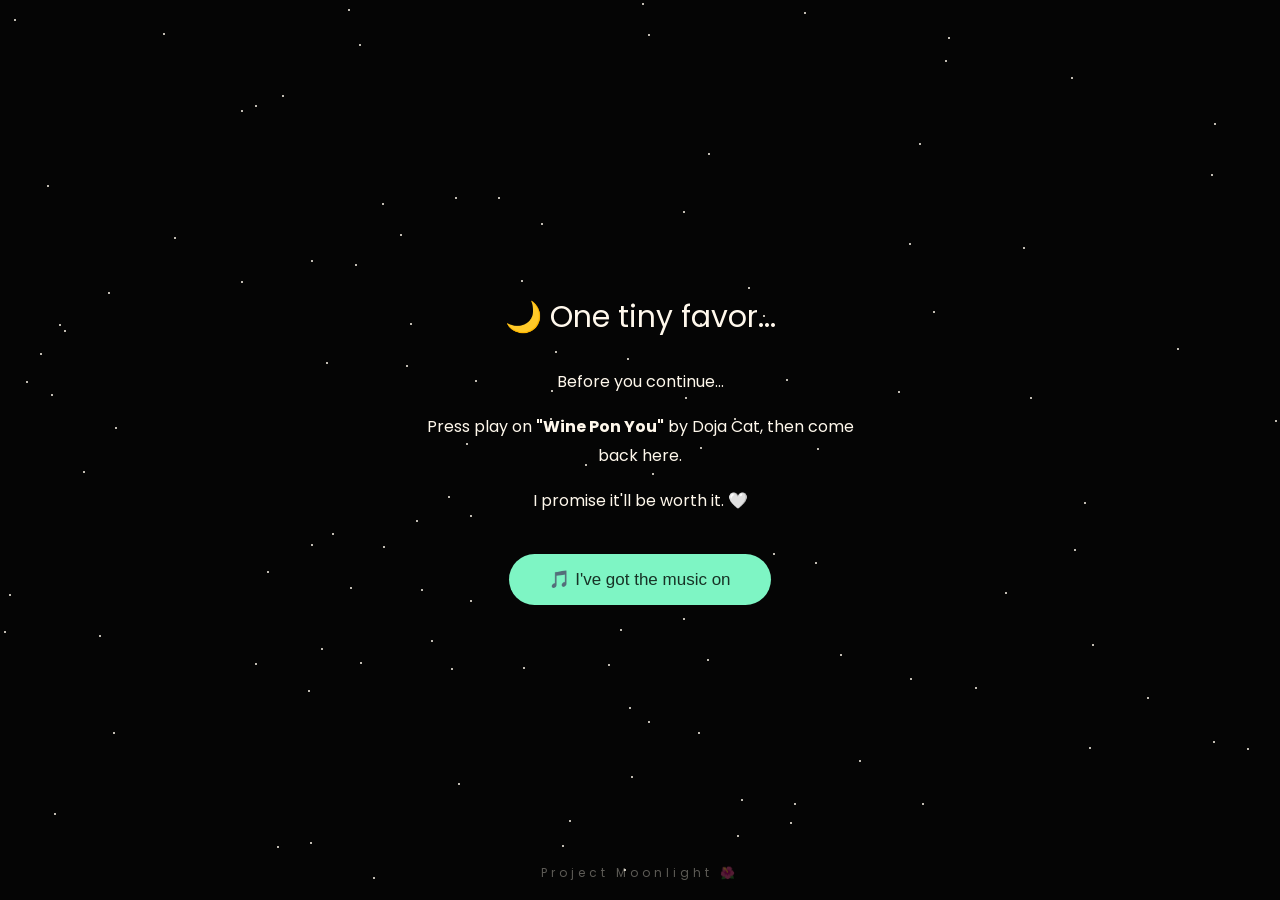
<file: index.html>
<!DOCTYPE html>
<html lang="en">

<head>
    <meta charset="UTF-8">
    <meta name="viewport" content="width=device-width, initial-scale=1.0">

    <title>Project Moonlight</title>
<link href="https://fonts.googleapis.com/css2?family=Poppins:wght@300;400;600&family=Great+Vibes&display=swap" rel="stylesheet">
    <link rel="stylesheet" href="style.css">
</head>

<body>

<div id="stars"></div>

<div class="music-message">

    <p class="music-title">🌙 One tiny favor...</p>

    <p class="small-text">
        Before you continue...
    </p>

    <p class="small-text">
        Press play on <strong>"Wine Pon You"</strong> by Doja Cat,
        then come back here.
    </p>

    <p class="small-text">
        I promise it'll be worth it. 🤍
    </p>

    <button id="spotifyBtn">
        🎵 I've got the music on
    </button>

</div>
    <script src="script.js"></script>
<p id="projectName">Project Moonlight 🌺</p>
</body>

</html>
</file>
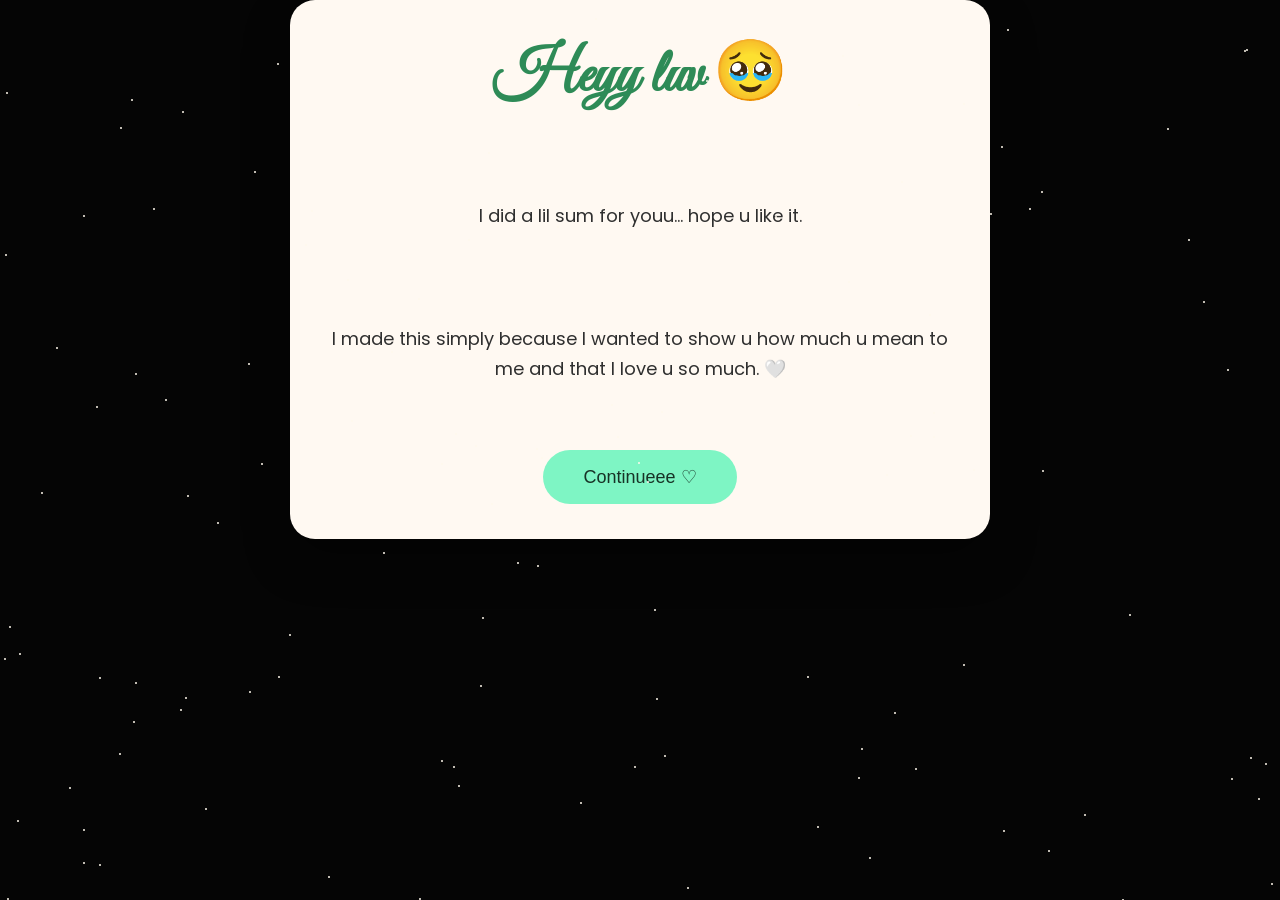
<file: page1.html>
<!DOCTYPE html>
<html lang="en">

<head>

<meta charset="UTF-8">

<meta name="viewport" content="width=device-width, initial-scale=1.0">

<title>Heyy luv</title>

<link href="https://fonts.googleapis.com/css2?family=Poppins:wght@300;400;600&family=Great+Vibes&display=swap" rel="stylesheet">

<link rel="stylesheet" href="style.css">

</head>

<body class="fade-page">

<div id="stars"></div>

<div class="letter">

<h1>Heyy luv 🥹</h1>

<p>

I did a lil sum for youu... hope u like it.<br><br>

I made this simply because I wanted to show u how much u mean to me and that I love u so much. 🤍

</p>

<button id="continueBtn">

Continueee ♡

</button>

</div>

<script src="script.js"></script>

</body>
<div id="petals"></div>
</html>
</file>
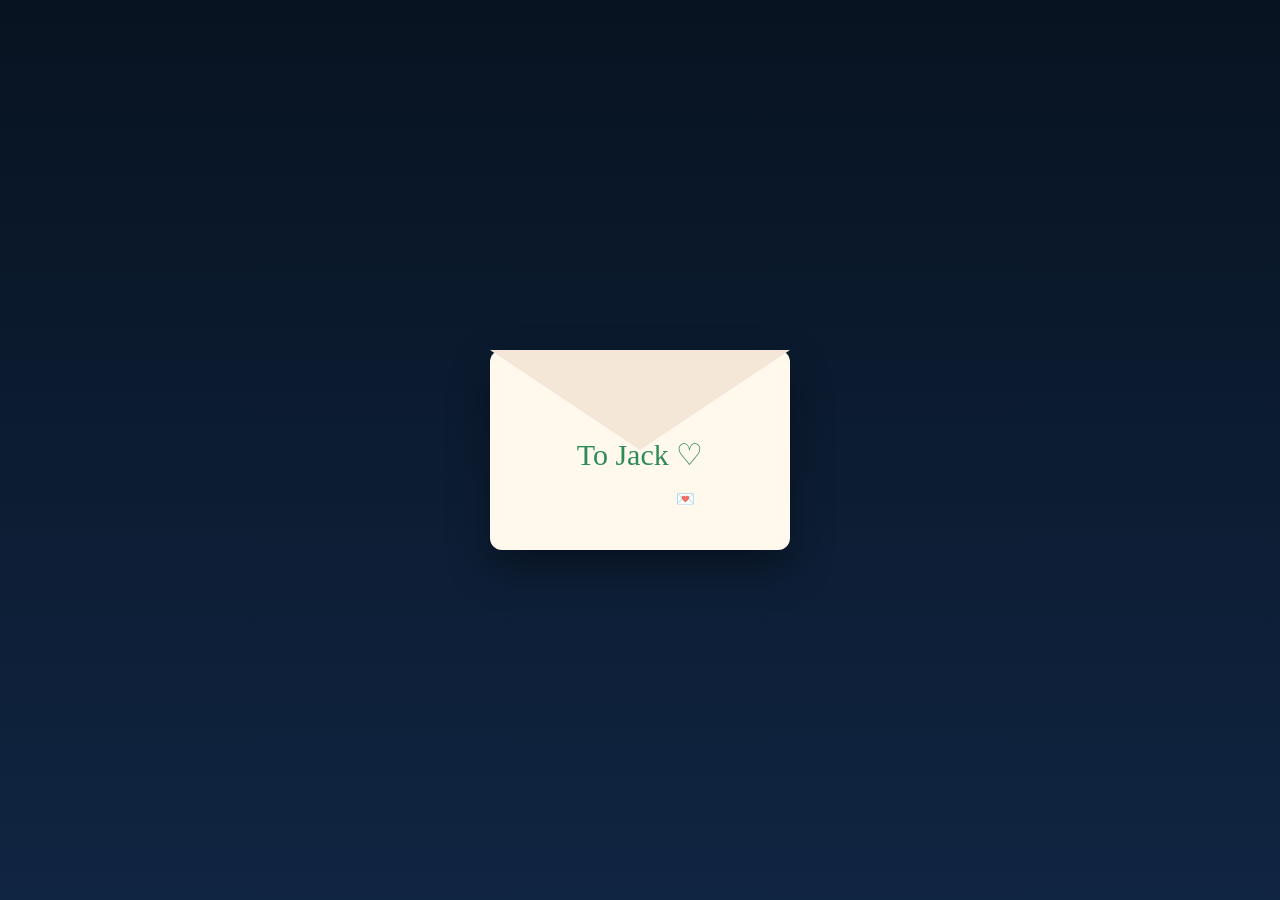
<file: page2.html>
<!DOCTYPE html>
<html lang="en">
<head>

<meta charset="UTF-8">
<meta name="viewport" content="width=device-width, initial-scale=1.0">

<title>Project Moonlight</title>

<link rel="stylesheet" href="style.css">

</head>

<body class="letter-page fade-page">
<div class="envelope">

<div class="flap"></div>
<div class="paper"></div>
<p>To Jack ♡</p>

<span>Click to open 💌</span>

</div>
<script src="script2.js"></script>
</body>
<div id="petals"></div>
</html>
</file>
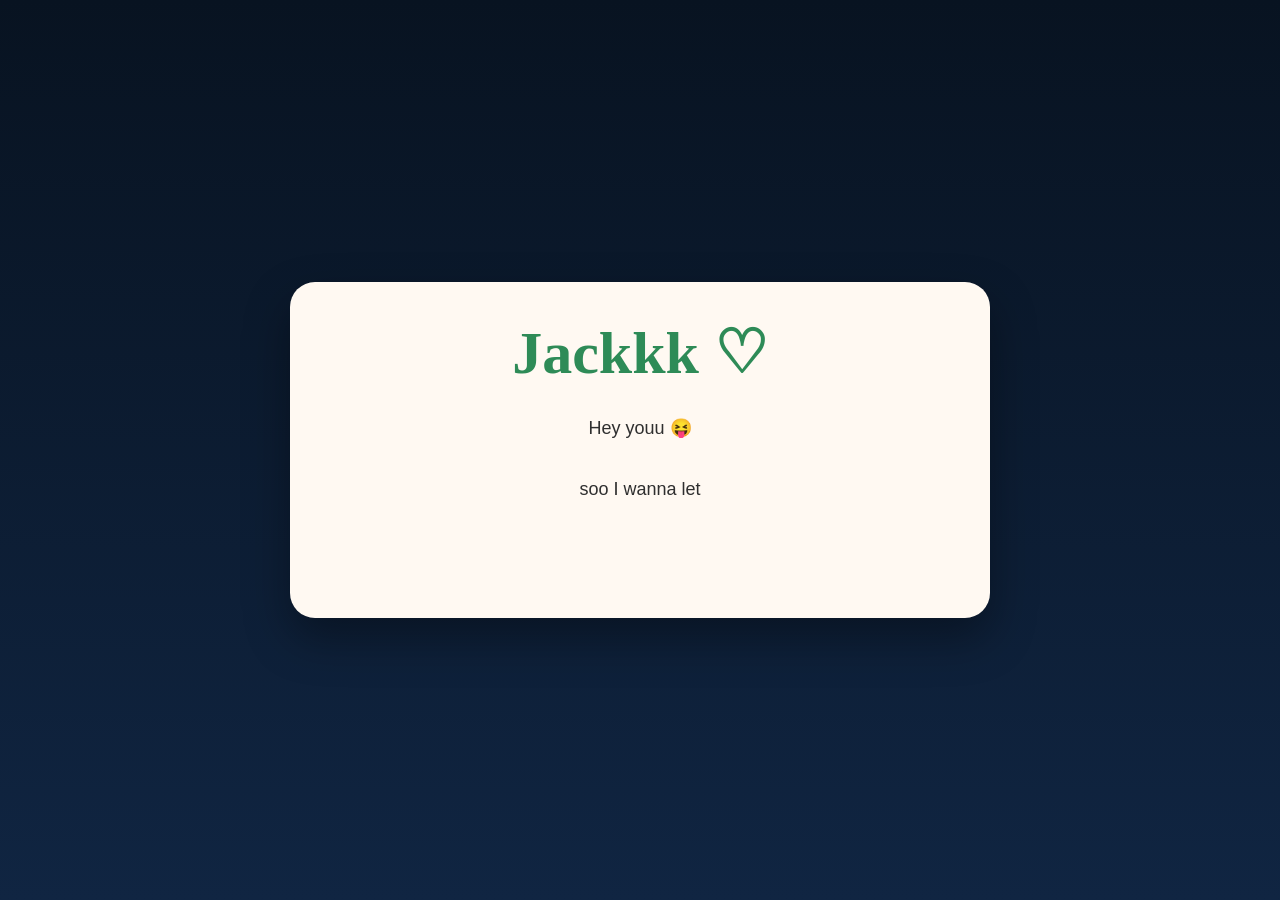
<file: page3.html>
<!DOCTYPE html>
<html lang="en">
<head>

<meta charset="UTF-8">
<meta name="viewport" content="width=device-width, initial-scale=1.0">

<title>Our Story 🤍</title>

<link rel="stylesheet" href="style.css">

</head>

<body class="letter-page fade-page">
<div class="letter">

<h1>Jackkk ♡</h1>

<p id="loveLetter"></p>
<button id="galleryBtn">
    There's one more thing... 🤍
</button>
</div>

<script src="script3.js"></script>

</body>
<div id="petals"></div>
</html>
</file>
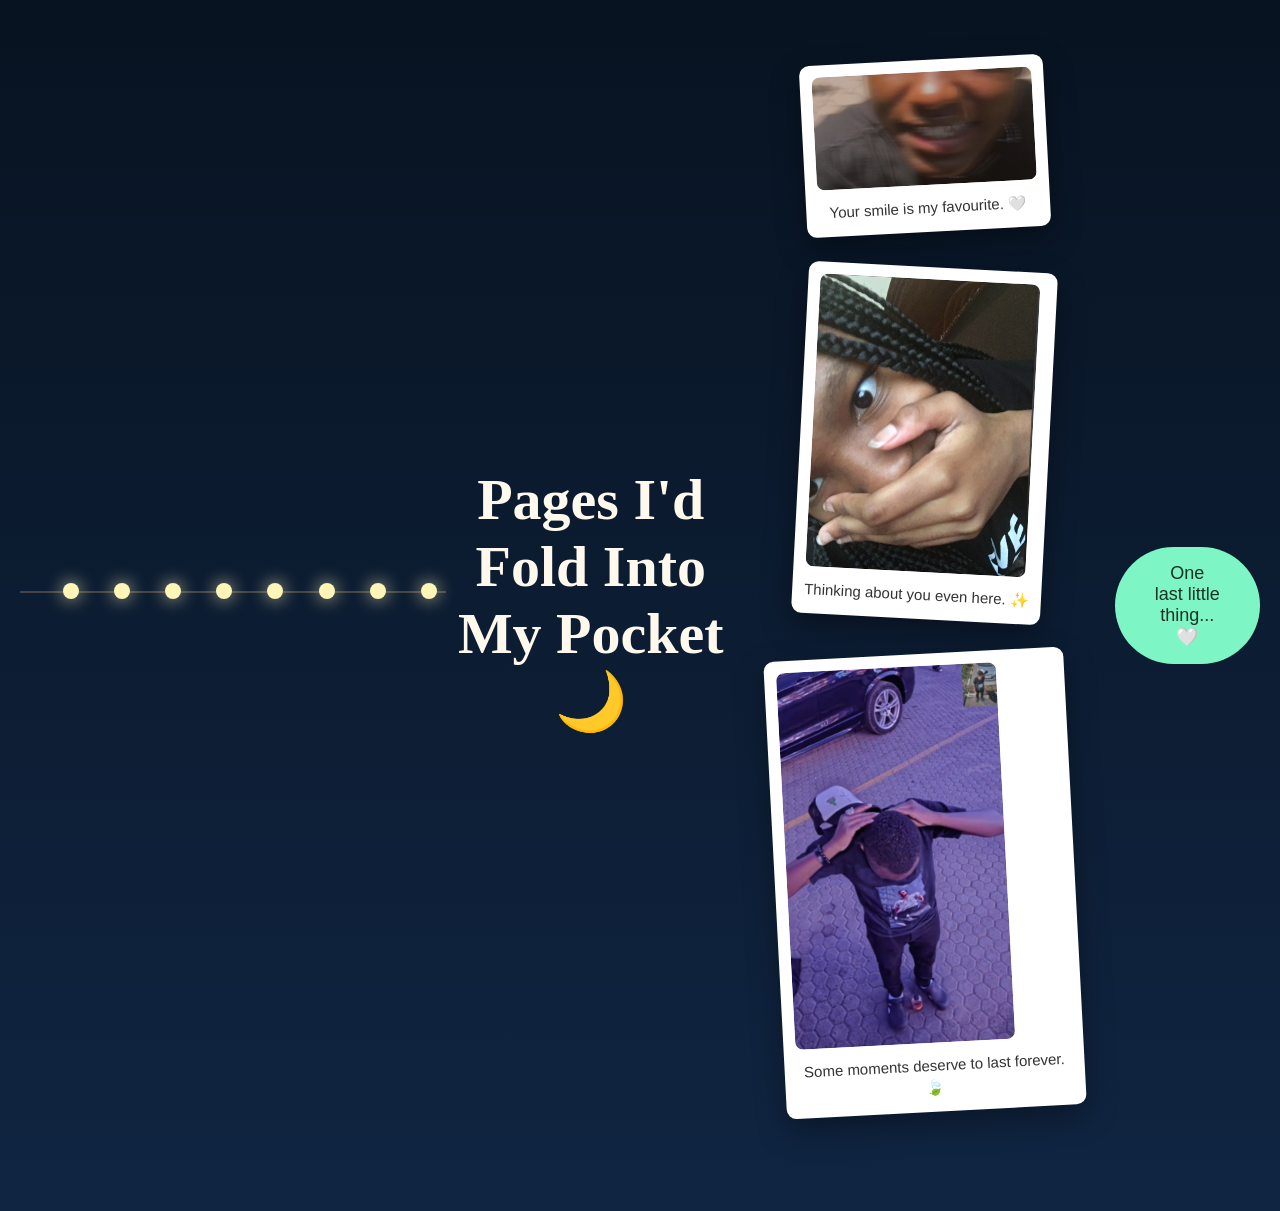
<file: page4.html>
<!DOCTYPE html>
<html lang="en">
<head>

<meta charset="UTF-8">
<meta name="viewport" content="width=device-width, initial-scale=1.0">

<title>Our Memories 🤍</title>

<link rel="stylesheet" href="style.css">

</head>
<body class="fade-page letter-page">
<div class="fairy-lights">

    <div class="wire"></div>

    <div class="bulb"></div>
    <div class="bulb"></div>
    <div class="bulb"></div>
    <div class="bulb"></div>
    <div class="bulb"></div>
    <div class="bulb"></div>
    <div class="bulb"></div>
    <div class="bulb"></div>

</div>
<h1 class="gallery-title">Pages I'd Fold Into My Pocket 🌙</h1>

<div class="gallery">

    <div class="photo flip-photo"
     data-images="j.jpg,jj.jpg,j7.jpg">

    <img src="j1.jpg" alt="Memory">

    <p class="caption">
        Your smile is my favourite. 🤍
    </p>

</div>

    <div class="photo flip-photo"
         data-images="c.jpg,cc.jpg,ccc.jpg">

        <img src="c2.jpg" alt="Memory">

        <p class="caption">
            Thinking about you even here. ✨
        </p>

    </div>

    <div class="photo flip-photo"
         data-images="jjj.jpg,c1.jpg,j11.jpg">

        <img src="j6.jpg" alt="Memory" onclick="openPhoto(this)">

        <p class="caption">
            Some moments deserve to last forever. 🍃
        </p>

    </div>

</div>

<div id="photoViewer" onclick="closePhoto()">
    <img id="viewerImage">
</div>



<div id="petals"></div>
<button id="notesBtn">
    One last little thing... 🤍
</button>

<script src="gallery.js"></script>

</body>
</html>
</file>
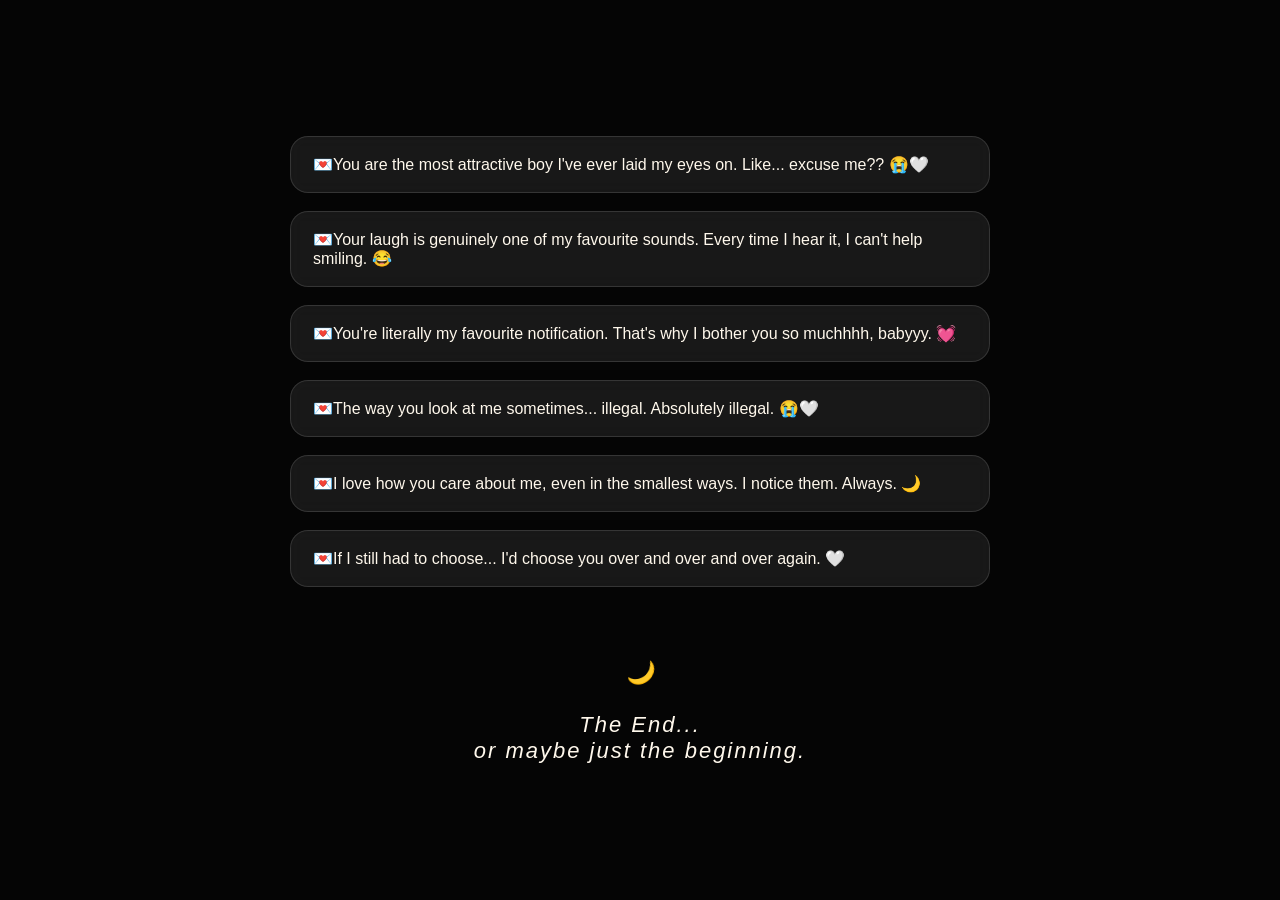
<file: page5.html>
<!DOCTYPE html>
<html lang="en">

<head>

<meta charset="UTF-8">
<meta name="viewport" content="width=device-width, initial-scale=1.0">

<title>Just One Last Thing 🤍</title>

<link rel="stylesheet" href="style.css">

</head>

<body class="fade-page ending-page">

<div id="petals"></div>

<div class="notes-container">

<div class="note">💌<span>You are the most attractive boy I've ever laid my eyes on. Like... excuse me?? 😭🤍</span></div>

<div class="note">💌<span>Your laugh is genuinely one of my favourite sounds. Every time I hear it, I can't help smiling. 😂</span></div>

<div class="note">💌<span>You're literally my favourite notification. That's why I bother you so muchhhh, babyyy. 💓</span></div>

<div class="note">💌<span>The way you look at me sometimes... illegal. Absolutely illegal. 😭🤍</span></div>

<div class="note">💌<span>I love how you care about me, even in the smallest ways. I notice them. Always. 🌙</span></div>

<div class="note">💌<span>If I still had to choose... I'd choose you over and over and over again. 🤍</span></div>

<div class="final-line">

🌙

<br><br>

The End...
<br>
or maybe just the beginning.

</div>

</div>

<script src="page5.js"></script>

</body>

</html>
</file>
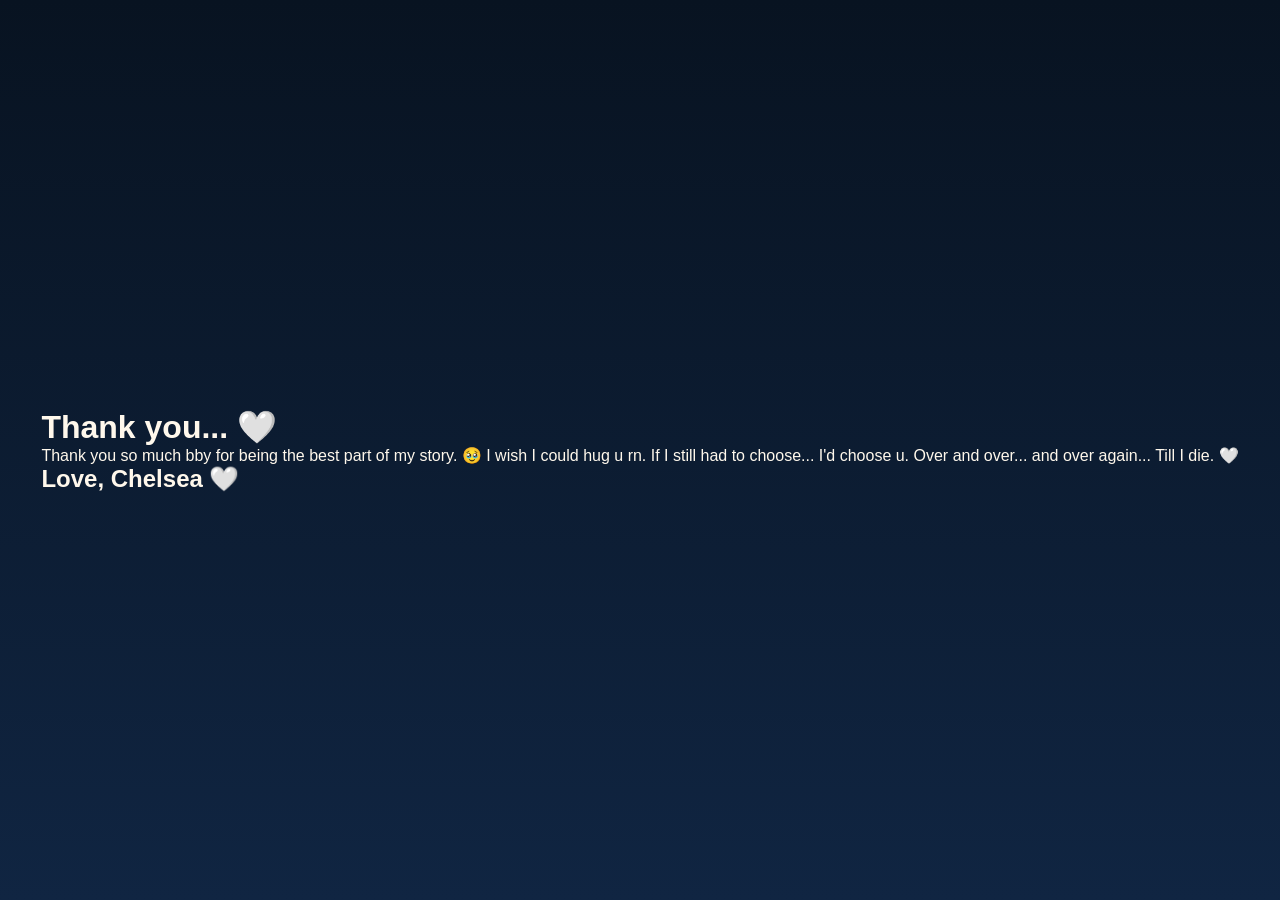
<file: page6.html>
<!DOCTYPE html>
<html lang="en">

<head>

<meta charset="UTF-8">
<meta name="viewport" content="width=device-width, initial-scale=1.0">

<title>Project Moonlight 🌺</title>

<link rel="stylesheet" href="style.css">

</head>

<body class="letter-page fade-page">
<div class="ending">

<h1>Thank you... 🤍</h1>

<p>

Thank you so much bby for being the best part of my story. 🥹

I wish I could hug u rn.

If I still had to choose...

I'd choose u.

Over and over...

and over again...

Till I die. 🤍

</p>

<h2>Love, Chelsea 🤍</h2>

</div>
<script src="script4.js"></script>
</body>
<div id="petals"></div>
</html>
</file>
<file: style.css>
/* ===== RESET ===== */

*{
    margin:0;
    padding:0;
    box-sizing:border-box;
}

body{
    font-family:'Poppins',sans-serif;
    background:#050505;
    color:#FFF8EC;
    overflow:hidden;
}

/* ===== STARS ===== */

#stars{
    position:fixed;
    top:0;
    left:0;
    width:100%;
    height:100%;
    pointer-events:none;
    overflow:hidden;
}

.star{
    position:absolute;
    width:2px;
    height:2px;
    background:#FFF8EC;
    border-radius:50%;
    animation:twinkle 3s infinite;
}

@keyframes twinkle{

    0%{
        opacity:.2;
        transform:scale(1);
    }

    50%{
        opacity:1;
        transform:scale(2);
    }

    100%{
        opacity:.2;
        transform:scale(1);
    }

}

/* ===== MUSIC PAGE ===== */

.music-message{

    min-height:100vh;

    display:flex;
    flex-direction:column;
    justify-content:center;
    align-items:center;

    text-align:center;

    padding:30px;

}

.music-title{

    font-size:30px;
    margin-bottom:20px;

}

.small-text{

    max-width:430px;

    line-height:1.8;

    margin:8px 0;

}

#spotifyBtn{

    margin-top:30px;

    padding:15px 40px;

    border:none;

    border-radius:999px;

    background:#7EF5C4;

    color:#173326;

    cursor:pointer;

    font-size:17px;

    transition:.3s;

}

#spotifyBtn:hover{

    transform:scale(1.05);

}

#projectName{

    position:fixed;

    left:0;
    bottom:18px;

    width:100%;

    text-align:center;

    font-size:12px;

    letter-spacing:4px;

    color:rgba(255,248,236,.35);

}
/* ===== PAGE FADE ===== */

.fade-page{
    animation:fadeUp .8s ease;
}

@keyframes fadeUp{

    from{
        opacity:0;
        transform:translateY(20px);
    }

    to{
        opacity:1;
        transform:translateY(0);
    }

}

/* ===== LETTER PAGE ===== */

.letter-page{

    min-height:100vh;

    display:flex;
    justify-content:center;
    align-items:center;

    background:linear-gradient(#081321,#102542);

    overflow-y:auto;

    padding:40px 20px;

}

.letter{

    width:700px;
    max-width:90%;

    background:#FFF9F2;

    padding:35px;

    border-radius:25px;

    text-align:center;

    color:#2F2F2F;

    box-shadow:0 20px 45px rgba(0,0,0,.35);

    margin:auto;

}

.letter h1{

    font-family:'Great Vibes',cursive;

    color:#2E8B57;

    font-size:60px;

    margin-bottom:25px;

}

.letter p{

    white-space:pre-line;

    line-height:1.7;

    font-size:18px;

}

button{

    margin-top:35px;

    padding:16px 40px;

    border:none;

    border-radius:999px;

    background:#7EF5C4;

    color:#173326;

    cursor:pointer;

    font-size:18px;

    transition:.3s;

}

button:hover{

    transform:scale(1.05);

}
/* ===== ENVELOPE PAGE ===== */

.envelope{

    width:300px;
    height:200px;

    background:#FFF8EC;

    border-radius:12px;

    position:relative;

    cursor:pointer;

    display:flex;
    flex-direction:column;
    justify-content:center;
    align-items:center;

    box-shadow:0 20px 40px rgba(0,0,0,.35);

    transition:.4s;

}

.envelope:hover{

    transform:scale(1.04);

}

.flap{

    position:absolute;

    top:0;
    left:0;

    width:100%;
    height:100px;

    background:#F5E7D8;

    clip-path:polygon(0 0,100% 0,50% 100%);

    transition:1s;

}

.paper{

    position:absolute;

    width:220px;
    height:140px;

    background:#FFFDF8;

    top:40px;

    border-radius:8px;

    z-index:-1;

    transition:1s;

    box-shadow:0 8px 20px rgba(0,0,0,.15);

}

.envelope p{

    margin-top:45px;

    font-size:30px;

    color:#2E8B57;

    font-family:'Great Vibes',cursive;

}

.envelope span{

    margin-top:18px;

    font-size:15px;

    opacity:.75;

}

.open .flap{

    transform:rotateX(180deg);

    transform-origin:top;

}

.open .paper{

    transform:translateY(-130px);

}
#galleryBtn{

    opacity:0;

    display:block;

    margin:25px auto 0;

    transition:opacity 1s ease;

}
/* ===== GALLERY PAGE ===== */

.gallery-title{

    font-family:'Great Vibes',cursive;

    font-size:58px;

    text-align:center;

    color:#FFF8EC;

    margin:30px 0 40px;

}

.gallery{

    display:flex;

    justify-content:center;

    align-items:flex-start;

    flex-wrap:wrap;

    gap:35px;

    padding:20px 40px 60px;

}

.photo{

    background:white;

    padding:12px;

    border-radius:10px;

    box-shadow:0 12px 30px rgba(0,0,0,.35);

    cursor:pointer;

    transition:.35s;

    transform:rotate(-3deg);

}

.photo:nth-child(even){

    transform:rotate(3deg);

}

.photo:hover{

    transform:rotate(0deg) scale(1.05);

}

.photo img{

    width:220px;

    display:block;

    border-radius:8px;

    transition:opacity .4s ease;

    cursor:pointer;

}

.caption{

    margin-top:12px;

    color:#333;

    font-size:15px;

    text-align:center;

    line-height:1.5;

}
/* ===== FAIRY LIGHTS ===== */

.fairy-lights{

    position:relative;

    width:100%;

    height:70px;

}

.wire{

    position:absolute;

    top:20px;

    width:100%;

    height:2px;

    background:#444;

}

.bulb{

    position:absolute;

    top:12px;

    width:16px;

    height:16px;

    border-radius:50%;

    background:#FFF5B7;

    box-shadow:0 0 18px rgba(255,245,183,.85);

    animation:glow 2s infinite alternate;

}

.bulb:nth-child(2){left:10%;}
.bulb:nth-child(3){left:22%;}
.bulb:nth-child(4){left:34%;}
.bulb:nth-child(5){left:46%;}
.bulb:nth-child(6){left:58%;}
.bulb:nth-child(7){left:70%;}
.bulb:nth-child(8){left:82%;}
.bulb:nth-child(9){left:94%;}

@keyframes glow{

    from{

        opacity:.45;

    }

    to{

        opacity:1;

    }

}
/* ===== PHOTO VIEWER ===== */

#photoViewer{

    position:fixed;
    top:0;
    left:0;

    width:100%;
    height:100%;

    display:none;

    justify-content:center;
    align-items:center;

    background:rgba(0,0,0,.85);

    z-index:9999;

}

#viewerImage{

    max-width:85%;
    max-height:85%;
    border-radius:18px;
    cursor:zoom-out;

}
#notesBtn{

    display:block;

    margin:50px auto;

}
.ending-page{

    min-height:100vh;
    display:flex;
    justify-content:center;
    align-items:center;
    overflow:hidden;

}

.notes-container{

    display:flex;
    flex-direction:column;
    gap:18px;
    width:700px;
    max-width:90%;

}

.note{

    background:rgba(255,255,255,.08);

    border:1px solid rgba(255,255,255,.12);

    border-radius:18px;

    padding:18px 22px;

    backdrop-filter:blur(8px);

    color:#FFF8EC;

    opacity:0;

    transform:translateY(20px);

    animation:fadeNote .8s forwards;

}

.note:nth-child(1){animation-delay:.5s;}
.note:nth-child(2){animation-delay:1.5s;}
.note:nth-child(3){animation-delay:2.5s;}
.note:nth-child(4){animation-delay:3.5s;}
.note:nth-child(5){animation-delay:4.5s;}
.note:nth-child(6){animation-delay:5.5s;}

.final-line{

    text-align:center;

    margin-top:55px;

    font-size:22px;

    color:#FFF8EC;

    font-style:italic;

    letter-spacing:2px;

    opacity:0;

    animation:
        fadeNote 1s forwards,
        moonGlow 3s ease-in-out infinite;

    animation-delay:7s,8s;

}

@keyframes fadeNote{

    from{

        opacity:0;
        transform:translateY(20px);

    }

    to{

        opacity:1;
        transform:translateY(0);

    }

}
@keyframes moonGlow{

    0%{

        text-shadow:0 0 6px rgba(255,248,236,.2);

    }

    50%{

        text-shadow:
        0 0 12px rgba(255,248,236,.6),
        0 0 22px rgba(255,248,236,.3);

    }

    100%{

        text-shadow:0 0 6px rgba(255,248,236,.2);

    }

}
#petals{

    position:fixed;

    top:0;
    left:0;

    width:100%;
    height:100%;

    pointer-events:none;

    overflow:hidden;

}

.petal{

    position:absolute;

    top:-50px;

    font-size:22px;

    animation:petalFall linear forwards;

}

@keyframes petalFall{

    from{

        transform:translateY(0) rotate(0deg);

    }

    to{

        transform:translateY(110vh) rotate(360deg);

    }

}
</file>
